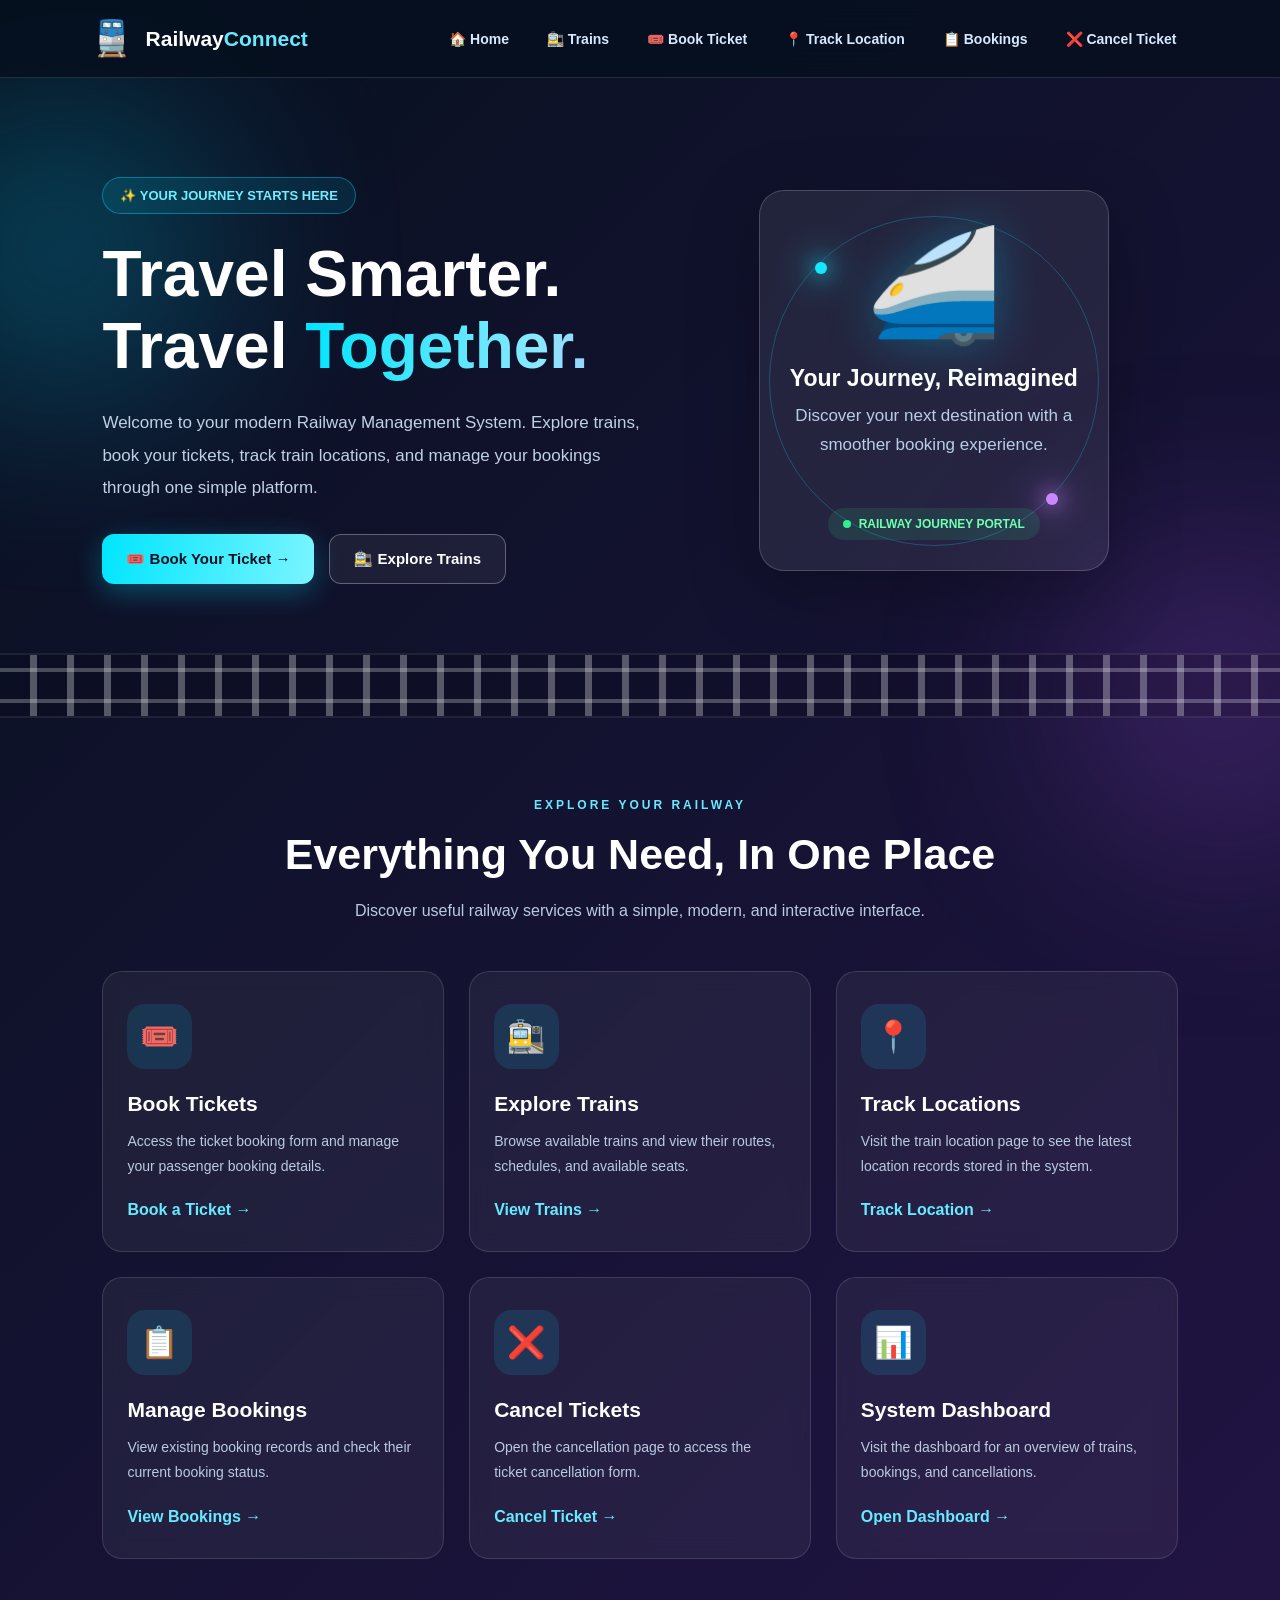
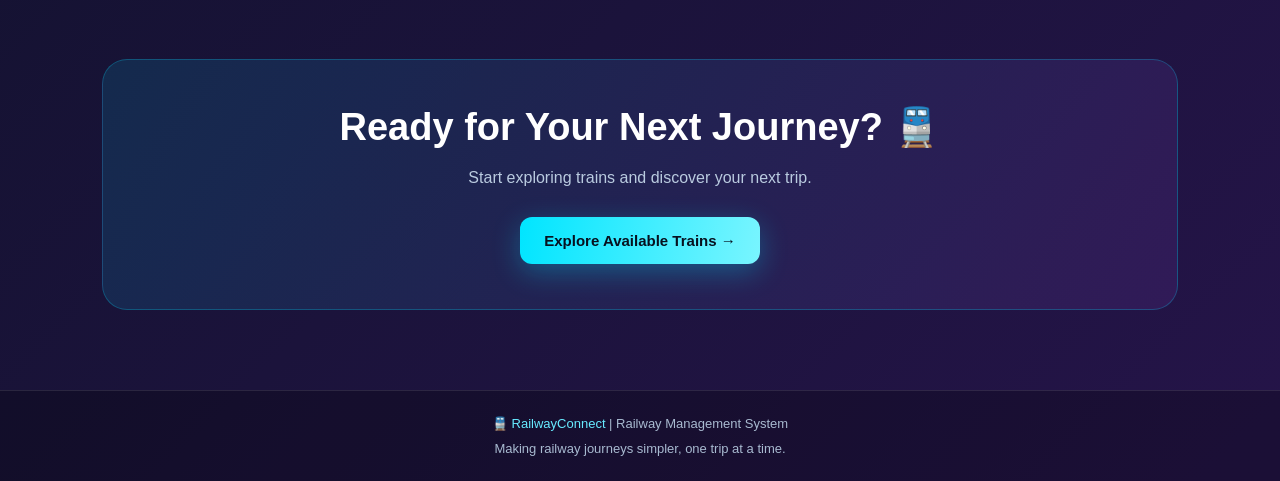
<file: web/templates/index.html>
<!DOCTYPE html>
<html lang="en">

<head>
    <meta charset="UTF-8">
    <meta name="viewport" content="width=device-width, initial-scale=1.0">

    <title>Railway Management System</title>

    <style>
        * {
            margin: 0;
            padding: 0;
            box-sizing: border-box;
        }

        html {
            scroll-behavior: smooth;
        }

        body {
            font-family: "Segoe UI", Arial, sans-serif;
            min-height: 100vh;
            color: white;
            overflow-x: hidden;

            background: linear-gradient(
                -45deg,
                #07111f,
                #102b46,
                #123e50,
                #251449,
                #07111f
            );

            background-size: 400% 400%;
            animation: backgroundMove 15s ease infinite;
        }

        /* Animated background */

        @keyframes backgroundMove {
            0% {
                background-position: 0% 50%;
            }

            50% {
                background-position: 100% 50%;
            }

            100% {
                background-position: 0% 50%;
            }
        }

        /* Moving glowing background lights */

        .glow {
            position: fixed;
            width: 320px;
            height: 320px;
            border-radius: 50%;
            filter: blur(100px);
            opacity: 0.25;
            pointer-events: none;
            z-index: -1;
            animation: floatGlow 10s ease-in-out infinite alternate;
        }

        .glow-one {
            background: #00d9ff;
            top: 10%;
            left: -100px;
        }

        .glow-two {
            background: #9d4edd;
            right: -100px;
            bottom: 5%;
            animation-delay: 2s;
        }

        @keyframes floatGlow {
            from {
                transform: translate(0, 0) scale(1);
            }

            to {
                transform: translate(80px, -60px) scale(1.3);
            }
        }

        /* Navigation bar */

        .navbar {
            position: sticky;
            top: 0;
            z-index: 100;

            display: flex;
            justify-content: space-between;
            align-items: center;
            flex-wrap: wrap;
            gap: 20px;

            padding: 18px 7%;

            background: rgba(5, 15, 30, 0.8);
            backdrop-filter: blur(18px);

            border-bottom: 1px solid rgba(255, 255, 255, 0.12);

            animation: slideDown 0.8s ease;
        }

        @keyframes slideDown {
            from {
                transform: translateY(-100%);
                opacity: 0;
            }

            to {
                transform: translateY(0);
                opacity: 1;
            }
        }

        .logo {
            display: flex;
            align-items: center;
            gap: 12px;

            color: white;
            font-size: 21px;
            font-weight: 800;
        }

        .logo-icon {
            font-size: 35px;
            animation: trainBounce 2s ease-in-out infinite;
        }

        @keyframes trainBounce {
            0%, 100% {
                transform: translateY(0);
            }

            50% {
                transform: translateY(-5px);
            }
        }

        .nav-links {
            display: flex;
            flex-wrap: wrap;
            gap: 10px;
        }

        .nav-links a {
            color: #d8e8ff;
            text-decoration: none;
            font-size: 14px;
            font-weight: 600;

            padding: 11px 14px;
            border-radius: 10px;

            transition: 0.3s;
        }

        .nav-links a:hover {
            color: white;
            background: rgba(0, 217, 255, 0.15);
            box-shadow: 0 0 18px rgba(0, 217, 255, 0.2);
            transform: translateY(-2px);
        }

        /* Hero section */

        .hero {
            min-height: 580px;

            display: flex;
            align-items: center;
            justify-content: space-between;

            gap: 50px;
            padding: 85px 8% 60px;

            flex-wrap: wrap;
        }

        .hero-content {
            flex: 1 1 400px;
            animation: fadeLeft 1.1s ease both;
        }

        @keyframes fadeLeft {
            from {
                opacity: 0;
                transform: translateX(-60px);
            }

            to {
                opacity: 1;
                transform: translateX(0);
            }
        }

        .badge {
            display: inline-block;

            padding: 10px 17px;
            margin-bottom: 25px;

            border: 1px solid rgba(0, 217, 255, 0.4);
            border-radius: 30px;

            background: rgba(0, 217, 255, 0.1);

            color: #72edff;
            font-size: 13px;
            font-weight: bold;

            animation: pulseBadge 2.5s infinite;
        }

        @keyframes pulseBadge {
            0%, 100% {
                box-shadow: 0 0 0 rgba(0, 217, 255, 0);
            }

            50% {
                box-shadow: 0 0 25px rgba(0, 217, 255, 0.2);
            }
        }

        .hero h1 {
            font-size: clamp(38px, 5vw, 68px);
            line-height: 1.12;
            font-weight: 900;
            margin-bottom: 25px;
        }

        .gradient-text {
            background: linear-gradient(
                90deg,
                #00e5ff,
                #8be9fd,
                #c77dff,
                #00e5ff
            );

            background-size: 250% auto;

            color: transparent;
            background-clip: text;
            -webkit-background-clip: text;

            animation: textShine 5s linear infinite;
        }

        @keyframes textShine {
            to {
                background-position: 250% center;
            }
        }

        .hero p {
            max-width: 560px;
            color: #c0d0e5;
            font-size: 17px;
            line-height: 1.9;
            margin-bottom: 30px;
        }

        /* Buttons */

        .buttons {
            display: flex;
            flex-wrap: wrap;
            gap: 15px;
        }

        .btn {
            display: inline-flex;
            justify-content: center;
            align-items: center;
            gap: 10px;

            padding: 15px 24px;
            border-radius: 12px;

            text-decoration: none;
            font-weight: 800;
            font-size: 15px;

            transition: transform 0.3s, box-shadow 0.3s;
        }

        .btn-primary {
            color: #07111f;

            background: linear-gradient(
                100deg,
                #00e5ff,
                #79f5ff
            );

            box-shadow: 0 8px 28px rgba(0, 217, 255, 0.3);
        }

        .btn-secondary {
            color: white;
            border: 1px solid rgba(255, 255, 255, 0.3);
            background: rgba(255, 255, 255, 0.06);
        }

        .btn:hover {
            transform: translateY(-5px) scale(1.03);
        }

        .btn-primary:hover {
            box-shadow: 0 12px 40px rgba(0, 217, 255, 0.5);
        }

        .btn-secondary:hover {
            background: rgba(255, 255, 255, 0.14);
            box-shadow: 0 8px 25px rgba(255, 255, 255, 0.08);
        }

        /* Animated train illustration */

        .train-scene {
            position: relative;

            flex: 1 1 350px;
            min-height: 350px;

            display: flex;
            justify-content: center;
            align-items: center;

            animation: fadeRight 1.2s ease both;
        }

        @keyframes fadeRight {
            from {
                opacity: 0;
                transform: translateX(60px);
            }

            to {
                opacity: 1;
                transform: translateX(0);
            }
        }

        .orbit {
            position: absolute;

            width: 330px;
            height: 330px;

            border: 1px solid rgba(0, 217, 255, 0.25);
            border-radius: 50%;

            animation: orbitSpin 20s linear infinite;
        }

        .orbit::before,
        .orbit::after {
            content: "";
            position: absolute;

            width: 12px;
            height: 12px;
            border-radius: 50%;

            background: #00e5ff;
            box-shadow: 0 0 20px #00e5ff;
        }

        .orbit::before {
            top: 45px;
            left: 45px;
        }

        .orbit::after {
            bottom: 40px;
            right: 40px;
            background: #c77dff;
            box-shadow: 0 0 20px #c77dff;
        }

        @keyframes orbitSpin {
            to {
                transform: rotate(360deg);
            }
        }

        .train-card {
            position: relative;
            z-index: 2;

            width: min(100%, 350px);
            padding: 30px;

            text-align: center;

            border: 1px solid rgba(255, 255, 255, 0.18);
            border-radius: 25px;

            background: rgba(255, 255, 255, 0.08);
            backdrop-filter: blur(18px);

            box-shadow: 0 20px 70px rgba(0, 0, 0, 0.25);

            animation: trainFloat 4s ease-in-out infinite;
        }

        @keyframes trainFloat {
            0%, 100% {
                transform: translateY(0);
            }

            50% {
                transform: translateY(-12px);
            }
        }

        .big-train {
            font-size: 110px;
            display: block;

            filter: drop-shadow(0 0 25px rgba(0, 217, 255, 0.3));

            animation: trainRock 3s ease-in-out infinite;
        }

        @keyframes trainRock {
            0%, 100% {
                transform: rotate(-2deg);
            }

            50% {
                transform: rotate(2deg);
            }
        }

        .train-card h3 {
            font-size: 23px;
            margin: 15px 0 10px;
        }

        .train-card p {
            color: #b8cee8;
            line-height: 1.7;
        }

        .status {
            display: inline-flex;
            align-items: center;
            gap: 8px;

            margin-top: 18px;
            padding: 9px 15px;

            border-radius: 30px;
            background: rgba(35, 220, 130, 0.12);

            color: #70ffb0;
            font-size: 12px;
            font-weight: bold;
        }

        .status-dot {
            width: 8px;
            height: 8px;
            border-radius: 50%;
            background: #31ef93;

            animation: blink 1.5s infinite;
        }

        @keyframes blink {
            50% {
                opacity: 0.25;
            }
        }

        /* Moving railway track */

        .track {
            position: relative;
            height: 65px;
            margin-top: -5px;

            overflow: hidden;

            border-top: 2px solid rgba(255, 255, 255, 0.08);
            border-bottom: 2px solid rgba(255, 255, 255, 0.08);

            background: rgba(0, 0, 0, 0.12);
        }

        .track::before,
        .track::after {
            content: "";
            position: absolute;
            left: 0;
            right: 0;

            height: 4px;
            background: rgba(255, 255, 255, 0.25);
        }

        .track::before {
            top: 13px;
        }

        .track::after {
            bottom: 13px;
        }

        .sleepers {
            position: absolute;
            inset: 0;

            background: repeating-linear-gradient(
                90deg,
                transparent 0,
                transparent 30px,
                rgba(255, 255, 255, 0.3) 30px,
                rgba(255, 255, 255, 0.3) 37px
            );

            animation: trackMove 1s linear infinite;
        }

        @keyframes trackMove {
            to {
                background-position: -37px 0;
            }
        }

        .moving-train {
            position: absolute;
            z-index: 2;

            left: -100px;
            top: 0;

            font-size: 38px;
            line-height: 61px;

            animation: trainTravel 12s linear infinite;
        }

        @keyframes trainTravel {
            from {
                left: -100px;
            }

            to {
                left: calc(100% + 100px);
            }
        }

        /* Feature cards */

        .features {
            padding: 80px 8% 100px;
            text-align: center;
        }

        .section-label {
            color: #67eaff;
            font-weight: bold;
            letter-spacing: 3px;
            font-size: 12px;
            text-transform: uppercase;
            margin-bottom: 18px;
        }

        .features h2 {
            font-size: clamp(30px, 4vw, 43px);
            margin-bottom: 18px;
        }

        .section-description {
            max-width: 600px;
            margin: 0 auto 45px;

            color: #bacbe0;
            line-height: 1.8;
        }

        .feature-grid {
            display: grid;
            grid-template-columns: repeat(3, minmax(0, 1fr));
            gap: 25px;
        }

        .feature-card {
            position: relative;
            overflow: hidden;

            padding: 32px 24px;

            text-align: left;

            border-radius: 20px;
            border: 1px solid rgba(255, 255, 255, 0.13);

            background: rgba(255, 255, 255, 0.055);
            backdrop-filter: blur(10px);

            transition: transform 0.35s, border-color 0.35s,
                        box-shadow 0.35s;

            animation: cardAppear 0.8s ease both;
        }

        .feature-card:nth-child(2) {
            animation-delay: 0.15s;
        }

        .feature-card:nth-child(3) {
            animation-delay: 0.3s;
        }

        @keyframes cardAppear {
            from {
                opacity: 0;
                transform: translateY(35px);
            }

            to {
                opacity: 1;
                transform: translateY(0);
            }
        }

        .feature-card::before {
            content: "";
            position: absolute;

            top: 0;
            left: -100%;

            width: 100%;
            height: 2px;

            background: linear-gradient(
                90deg,
                transparent,
                #00e5ff,
                #c77dff,
                transparent
            );

            transition: left 0.6s;
        }

        .feature-card:hover::before {
            left: 100%;
        }

        .feature-card:hover {
            transform: translateY(-10px);
            border-color: rgba(0, 217, 255, 0.5);

            box-shadow: 0 20px 45px rgba(0, 0, 0, 0.2);
        }

        .feature-icon {
            display: inline-flex;
            justify-content: center;
            align-items: center;

            width: 65px;
            height: 65px;

            margin-bottom: 23px;

            border-radius: 18px;
            background: rgba(0, 217, 255, 0.12);

            font-size: 31px;

            transition: transform 0.4s;
        }

        .feature-card:hover .feature-icon {
            transform: rotate(-8deg) scale(1.12);
        }

        .feature-card h3 {
            font-size: 21px;
            margin-bottom: 13px;
        }

        .feature-card p {
            color: #bacbe0;
            font-size: 14px;
            line-height: 1.8;
            margin-bottom: 22px;
        }

        .feature-card a {
            color: #67eaff;
            font-weight: bold;
            text-decoration: none;
        }

        .feature-card a:hover {
            color: white;
        }

        /* Bottom call to action */

        .cta {
            margin: 0 8% 80px;
            padding: 45px 25px;

            text-align: center;

            border-radius: 25px;
            border: 1px solid rgba(0, 217, 255, 0.25);

            background: linear-gradient(
                120deg,
                rgba(0, 217, 255, 0.12),
                rgba(157, 78, 221, 0.12)
            );
        }

        .cta h2 {
            font-size: clamp(25px, 4vw, 38px);
            margin-bottom: 15px;
        }

        .cta p {
            color: #bacbe0;
            line-height: 1.8;
            margin-bottom: 25px;
        }

        /* Footer */

        footer {
            padding: 25px 15px;

            text-align: center;

            background: rgba(0, 0, 0, 0.25);
            border-top: 1px solid rgba(255, 255, 255, 0.1);

            color: #a8bad0;
            font-size: 13px;
        }

        footer span {
            color: #67eaff;
        }

        /* Responsive design */

        @media (max-width: 900px) {
            .hero {
                text-align: center;
                justify-content: center;
                padding-top: 65px;
            }

            .hero-content {
                flex-basis: 100%;
            }

            .hero p {
                margin-left: auto;
                margin-right: auto;
            }

            .buttons {
                justify-content: center;
            }

            .train-scene {
                flex-basis: 100%;
            }

            .feature-grid {
                grid-template-columns: repeat(2, minmax(0, 1fr));
            }

            .navbar {
                justify-content: center;
            }
        }

        @media (max-width: 600px) {
            .navbar {
                padding: 15px 4%;
            }

            .logo {
                font-size: 17px;
            }

            .nav-links {
                justify-content: center;
            }

            .nav-links a {
                display: inline-flex;
                align-items: center;
                justify-content: center;
                min-height: 44px;
                font-size: 12px;
                padding: 10px 8px;
            }

            .hero {
                padding: 55px 6% 35px;
            }

            .hero h1 {
                font-size: clamp(30px, 8.5vw, 36px);
                line-height: 1.15;
                letter-spacing: -0.8px;
            }

            .hero p {
                font-size: 15px;
            }

            .orbit {
                width: 275px;
                height: 275px;
            }

            .train-card {
                max-width: 300px;
            }

            .big-train {
                font-size: 85px;
            }

            .feature-grid {
                grid-template-columns: 1fr;
            }

            .features {
                padding: 65px 6%;
            }

            .cta {
                margin: 0 6% 55px;
            }
        }

        /* Respect reduced-motion settings */

        @media (prefers-reduced-motion: reduce) {
            *,
            *::before,
            *::after {
                animation-duration: 0.01ms !important;
                animation-iteration-count: 1 !important;
                scroll-behavior: auto !important;
                transition-duration: 0.01ms !important;
            }
        }
    </style>
</head>

<body>

    <div class="glow glow-one"></div>
    <div class="glow glow-two"></div>

    <!-- Navigation -->
    <header class="navbar">

        <div class="logo">
            <span class="logo-icon">🚆</span>
            <span>Railway<span style="color:#67eaff;">Connect</span></span>
        </div>

        <nav class="nav-links">
            <a href="/">🏠 Home</a>
            <a href="/trains">🚉 Trains</a>
            <a href="/book.html">🎟️ Book Ticket</a>
            <a href="/location">📍 Track Location</a>
            <a href="/bookings">📋 Bookings</a>
            <a href="/cancel.html">❌ Cancel Ticket</a>
        </nav>

    </header>

    <!-- Hero -->
    <main>

        <section class="hero">

            <div class="hero-content">

                <div class="badge">
                    ✨ YOUR JOURNEY STARTS HERE
                </div>

                <h1>
                    Travel Smarter.<br>
                    Travel <span class="gradient-text">Together.</span>
                </h1>

                <p>
                    Welcome to your modern Railway Management System.
                    Explore trains, book your tickets, track train locations,
                    and manage your bookings through one simple platform.
                </p>

                <div class="buttons">

                    <a href="/book.html" class="btn btn-primary">
                        🎟️ Book Your Ticket →
                    </a>

                    <a href="/trains" class="btn btn-secondary">
                        🚉 Explore Trains
                    </a>

                </div>

            </div>

            <!-- Animated train card -->
            <div class="train-scene">

                <div class="orbit"></div>

                <div class="train-card">

                    <span class="big-train">🚄</span>

                    <h3>Your Journey, Reimagined</h3>

                    <p>
                        Discover your next destination
                        with a smoother booking experience.
                    </p>

                    <div class="status">
                        <span class="status-dot"></span>
                        RAILWAY JOURNEY PORTAL
                    </div>

                </div>

            </div>

        </section>

        <!-- Moving railway track -->
        <div class="track">
            <div class="sleepers"></div>
            <div class="moving-train">🚄</div>
        </div>

        <!-- Features -->
        <section class="features">

            <div class="section-label">
                EXPLORE YOUR RAILWAY
            </div>

            <h2>Everything You Need, In One Place</h2>

            <p class="section-description">
                Discover useful railway services with a simple,
                modern, and interactive interface.
            </p>

            <div class="feature-grid">

                <article class="feature-card">

                    <div class="feature-icon">🎟️</div>

                    <h3>Book Tickets</h3>

                    <p>
                        Access the ticket booking form and manage
                        your passenger booking details.
                    </p>

                    <a href="/book.html">Book a Ticket →</a>

                </article>

                <article class="feature-card">

                    <div class="feature-icon">🚉</div>

                    <h3>Explore Trains</h3>

                    <p>
                        Browse available trains and view their
                        routes, schedules, and available seats.
                    </p>

                    <a href="/trains">View Trains →</a>

                </article>

                <article class="feature-card">

                    <div class="feature-icon">📍</div>

                    <h3>Track Locations</h3>

                    <p>
                        Visit the train location page to see the
                        latest location records stored in the system.
                    </p>

                    <a href="/location">Track Location →</a>

                </article>

                <article class="feature-card">

                    <div class="feature-icon">📋</div>

                    <h3>Manage Bookings</h3>

                    <p>
                        View existing booking records and check
                        their current booking status.
                    </p>

                    <a href="/bookings">View Bookings →</a>

                </article>

                <article class="feature-card">

                    <div class="feature-icon">❌</div>

                    <h3>Cancel Tickets</h3>

                    <p>
                        Open the cancellation page to access
                        the ticket cancellation form.
                    </p>

                    <a href="/cancel.html">Cancel Ticket →</a>

                </article>

                <article class="feature-card">

                    <div class="feature-icon">📊</div>

                    <h3>System Dashboard</h3>

                    <p>
                        Visit the dashboard for an overview
                        of trains, bookings, and cancellations.
                    </p>

                    <a href="/dashboard">Open Dashboard →</a>

                </article>

            </div>

        </section>

        <!-- Call to action -->
        <section class="cta">

            <h2>Ready for Your Next Journey? 🚆</h2>

            <p>
                Start exploring trains and discover your next trip.
            </p>

            <a href="/trains" class="btn btn-primary">
                Explore Available Trains →
            </a>

        </section>

    </main>

    <!-- Footer -->
    <footer>

        <p>
            🚆 <span>RailwayConnect</span> |
            Railway Management System
        </p>

        <p style="margin-top:10px;">
            Making railway journeys simpler, one trip at a time.
        </p>

    </footer>

</body>

</html>
</file>
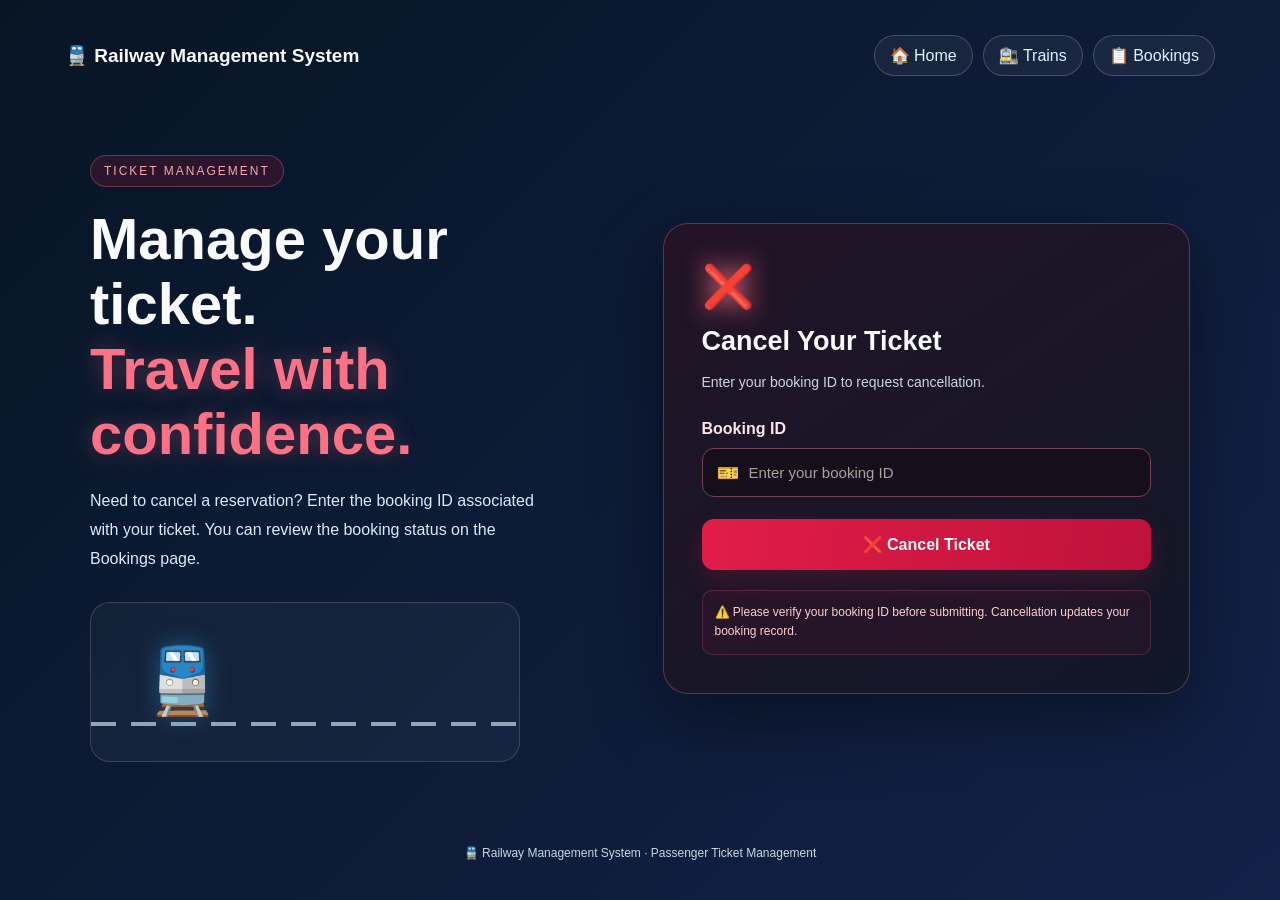
<file: web/templates/cancel.html>
<!DOCTYPE html>
<html lang="en">

<head>
    <meta charset="UTF-8">
    <meta name="viewport" content="width=device-width, initial-scale=1.0">

    <title>Cancel Ticket | Railway Management System</title>

    <style>
        * {
            box-sizing: border-box;
        }

        body {
            margin: 0;
            min-height: 100vh;
            padding: 20px;
            display: flex;
            flex-direction: column;
            font-family: "Segoe UI", Arial, sans-serif;
            color: #f8fafc;
            background: linear-gradient(
                -45deg,
                #180b1b,
                #3b1025,
                #172554,
                #071525
            );
            background-size: 400% 400%;
            animation: backgroundFlow 14s ease infinite;
        }

        @keyframes backgroundFlow {
            0% { background-position: 0% 50%; }
            50% { background-position: 100% 50%; }
            100% { background-position: 0% 50%; }
        }

        .topbar {
            width: min(1150px, 100%);
            margin: 0 auto;
            display: flex;
            justify-content: space-between;
            align-items: center;
            flex-wrap: wrap;
            gap: 15px;
            padding: 15px 0;
            animation: slideDown .8s ease both;
        }

        @keyframes slideDown {
            from {
                opacity: 0;
                transform: translateY(-20px);
            }

            to {
                opacity: 1;
                transform: translateY(0);
            }
        }

        .brand {
            font-size: 19px;
            font-weight: 800;
        }

        nav {
            display: flex;
            flex-wrap: wrap;
            gap: 10px;
        }

        nav a {
            padding: 10px 15px;
            color: #e0f2fe;
            text-decoration: none;
            border: 1px solid #ffffff30;
            border-radius: 25px;
            background: #ffffff0d;
            transition: .3s ease;
        }

        nav a:hover {
            background: #be123c;
            transform: translateY(-3px);
            box-shadow: 0 8px 22px #e11d4844;
        }

        main {
            width: min(1100px, 100%);
            margin: auto;
            padding: 40px 0;
            display: grid;
            grid-template-columns: 1fr 1fr;
            align-items: center;
            gap: 45px;
        }

        .intro {
            animation: slideLeft .8s ease both;
        }

        @keyframes slideLeft {
            from {
                opacity: 0;
                transform: translateX(-25px);
            }

            to {
                opacity: 1;
                transform: translateX(0);
            }
        }

        .eyebrow {
            display: inline-block;
            padding: 8px 13px;
            border: 1px solid #fb718555;
            border-radius: 25px;
            color: #fda4af;
            background: #88133744;
            font-size: 12px;
            letter-spacing: 2px;
        }

        h1 {
            margin: 20px 0;
            font-size: clamp(35px, 5vw, 58px);
            line-height: 1.12;
        }

        h1 span {
            color: #fb7185;
            text-shadow: 0 0 22px #fb718555;
        }

        .intro p {
            max-width: 450px;
            color: #dbeafe;
            line-height: 1.8;
        }

        .cancel-art {
            position: relative;
            height: 160px;
            max-width: 430px;
            margin-top: 28px;
            overflow: hidden;
            border: 1px solid #ffffff25;
            border-radius: 20px;
            background: #ffffff0a;
        }

        .rail {
            position: absolute;
            left: 0;
            right: 0;
            bottom: 35px;
            height: 4px;
            background: repeating-linear-gradient(
                90deg,
                #94a3b8 0 25px,
                transparent 25px 40px
            );
            animation: railMove 1.5s linear infinite;
        }

        @keyframes railMove {
            to {
                background-position: 40px 0;
            }
        }

        .art-train {
            position: absolute;
            bottom: 42px;
            left: 12%;
            font-size: 65px;
            animation: trainMove 4s ease-in-out infinite alternate;
            filter: drop-shadow(0 0 12px #38bdf855);
        }

        @keyframes trainMove {
            from {
                transform: translateX(0);
            }

            to {
                transform: translateX(160px);
            }
        }

        .cancel-card {
            position: relative;
            padding: clamp(25px, 4vw, 38px);
            border: 1px solid #fb718555;
            border-radius: 25px;
            background: linear-gradient(
                145deg,
                #251326f2,
                #111827f2
            );
            box-shadow: 0 25px 70px #00000066;
            animation: cardReveal .9s .15s ease both;
        }

        @keyframes cardReveal {
            from {
                opacity: 0;
                transform: translateY(25px) scale(.98);
            }

            to {
                opacity: 1;
                transform: translateY(0) scale(1);
            }
        }

        .cancel-icon {
            display: inline-block;
            font-size: 42px;
            animation: iconPulse 2s ease-in-out infinite;
            filter: drop-shadow(0 0 12px #fb7185);
        }

        @keyframes iconPulse {
            0%, 100% {
                transform: scale(1);
            }

            50% {
                transform: scale(1.12);
            }
        }

        .card-title {
            margin: 15px 0 10px;
            font-size: 27px;
        }

        .card-subtitle {
            margin-bottom: 25px;
            color: #cbd5e1;
            line-height: 1.7;
            font-size: 14px;
        }

        .field {
            margin-bottom: 22px;
        }

        label {
            display: block;
            margin-bottom: 10px;
            color: #ffe4e6;
            font-weight: 700;
        }

        .input-wrap {
            position: relative;
        }

        .input-icon {
            position: absolute;
            left: 15px;
            top: 50%;
            transform: translateY(-50%);
            font-size: 18px;
            pointer-events: none;
        }

        input {
            width: 100%;
            padding: 15px 15px 15px 46px;
            border: 1px solid #704456;
            border-radius: 12px;
            outline: none;
            background: #170e1b;
            color: #fff;
            font-size: 15px;
            transition: .25s ease;
        }

        input::placeholder {
            color: #a8a29e;
        }

        input:focus {
            border-color: #fb7185;
            box-shadow: 0 0 0 4px #fb718522;
            background: #251326;
        }

        .cancel-btn {
            width: 100%;
            padding: 16px;
            border: 0;
            border-radius: 12px;
            color: white;
            background: linear-gradient(100deg, #e11d48, #be123c);
            font-size: 16px;
            font-weight: 800;
            cursor: pointer;
            box-shadow: 0 10px 28px #e11d4833;
            transition: .25s ease;
        }

        .cancel-btn:hover {
            transform: translateY(-3px);
            box-shadow: 0 14px 30px #e11d4855;
            background: linear-gradient(100deg, #f43f5e, #e11d48);
        }

        .cancel-btn:active {
            transform: scale(.99);
        }

        .warning {
            margin-top: 20px;
            padding: 12px;
            border: 1px solid #fb718533;
            border-radius: 10px;
            background: #88133722;
            color: #fecdd3;
            font-size: 12px;
            line-height: 1.6;
        }

        footer {
            padding: 20px 0;
            text-align: center;
            color: #cbd5e1;
            font-size: 12px;
        }

        @media (max-width: 780px) {
            .topbar {
                justify-content: center;
                text-align: center;
            }

            main {
                grid-template-columns: 1fr;
                gap: 30px;
            }

            .intro {
                text-align: center;
            }

            .intro p {
                margin-left: auto;
                margin-right: auto;
            }

            .cancel-art {
                margin-left: auto;
                margin-right: auto;
            }

            .cancel-card {
                width: 100%;
                max-width: 560px;
                margin: auto;
            }
        }

        @media (prefers-reduced-motion: reduce) {
            *, *::before, *::after {
                animation-duration: .01ms !important;
                animation-iteration-count: 1 !important;
                transition-duration: .01ms !important;
            }
        }
    </style>
</head>

<body>

    <header class="topbar">
        <div class="brand">🚆 Railway Management System</div>

        <nav aria-label="Main navigation">
            <a href="/">🏠 Home</a>
            <a href="/trains">🚉 Trains</a>
            <a href="/bookings">📋 Bookings</a>
        </nav>
    </header>

    <main>

        <section class="intro">
            <span class="eyebrow">TICKET MANAGEMENT</span>

            <h1>
                Manage your ticket.<br>
                <span>Travel with confidence.</span>
            </h1>

            <p>
                Need to cancel a reservation?
                Enter the booking ID associated with your ticket.
                You can review the booking status on the Bookings page.
            </p>

            <div class="cancel-art" aria-hidden="true">
                <div class="rail"></div>
                <div class="art-train">🚆</div>
            </div>
        </section>

        <section class="cancel-card">
            <div class="cancel-icon">❌</div>

            <h2 class="card-title">Cancel Your Ticket</h2>

            <p class="card-subtitle">
                Enter your booking ID to request cancellation.
            </p>

            <form action="/cancel" method="POST">

                <div class="field">
                    <label for="booking_id">Booking ID</label>

                    <div class="input-wrap">
                        <span class="input-icon">🎫</span>

                        <input
                            type="number"
                            id="booking_id"
                            name="booking_id"
                            placeholder="Enter your booking ID"
                            min="1"
                            step="1"
                            required
                        >
                    </div>
                </div>

                <button class="cancel-btn" type="submit">
                    ❌ Cancel Ticket
                </button>

            </form>

            <div class="warning">
                ⚠️ Please verify your booking ID before submitting.
                Cancellation updates your booking record.
            </div>
        </section>

    </main>

    <footer>
        🚆 Railway Management System · Passenger Ticket Management
    </footer>

</body>
</html>
</file>
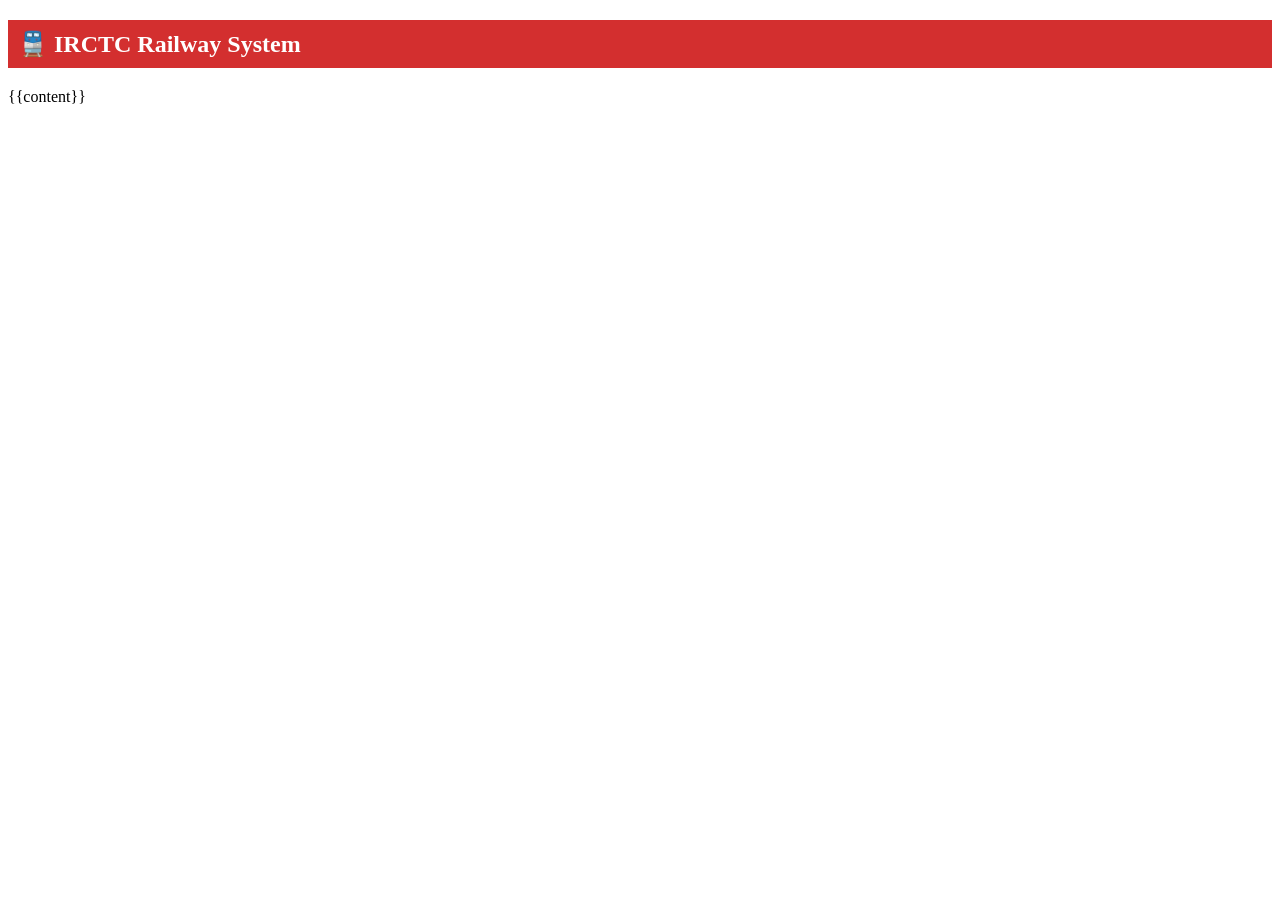
<file: web/templates/layout.html>
<!DOCTYPE html>
<html>
<head>
    <meta charset="UTF-8">
    <title>IRCTC System</title>
</head>
<body>

<h2 style="background:#d32f2f;color:white;padding:10px;">
🚆 IRCTC Railway System
</h2>

<div>
    {{content}}
</div>

</body>
</html>
</file>
